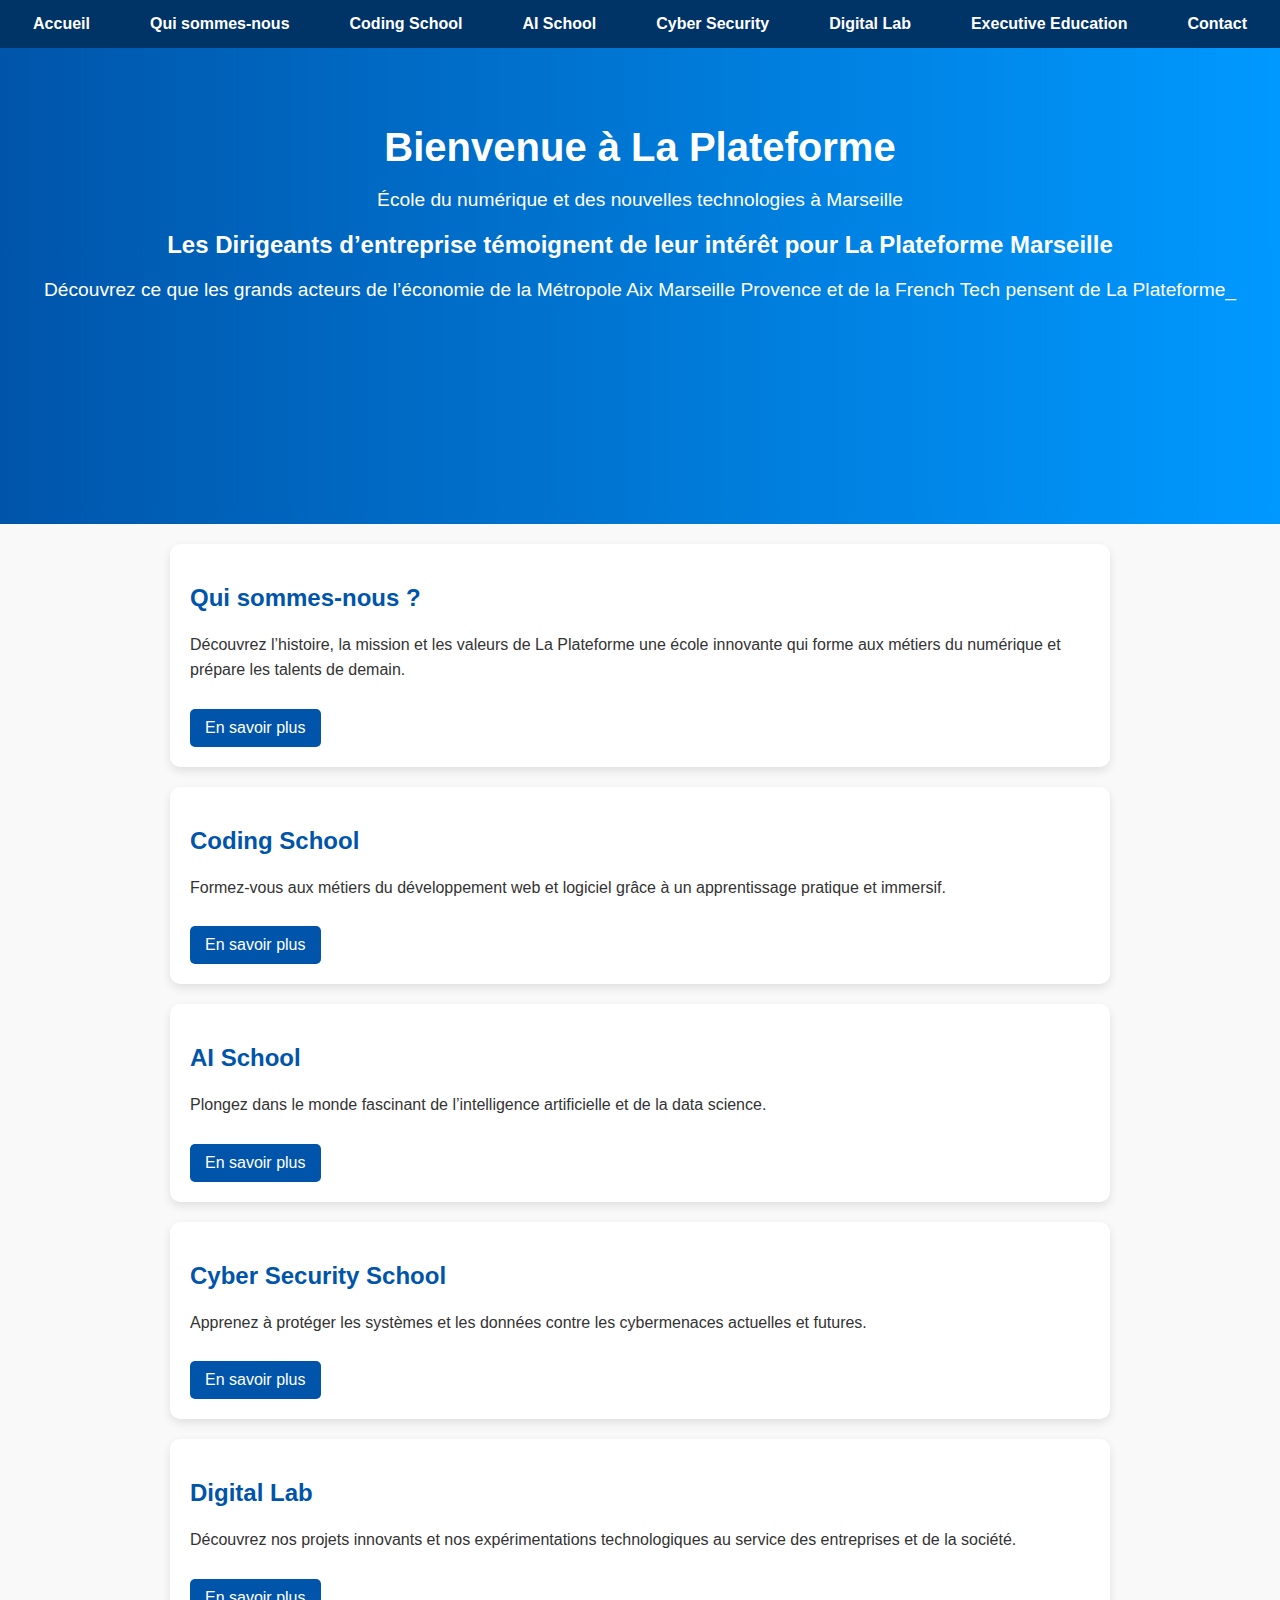
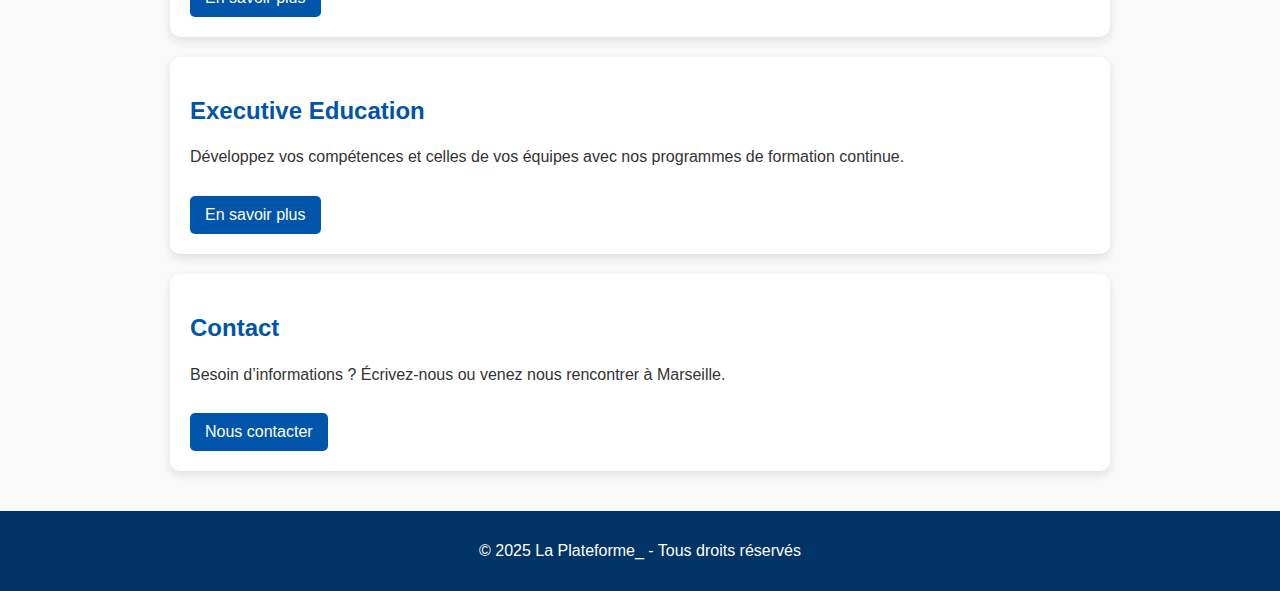
<file: index.html>
<!DOCTYPE html>
<html lang="fr">
  <head>
    <meta charset="UTF-8" />
    <meta name="viewport" content="width=device-width, initial-scale=1.0" />
    <title>Accueil - La Plateforme_</title>
    <link rel="stylesheet" href="laplateforme.css" />
  </head>
  <body>
    <!-- MENU FIXE -->
    <nav>
      <ul>
        <li><a href="index.html">Accueil</a></li>
        <li><a href="qui-sommes-nous.html">Qui sommes-nous</a></li>
        <li><a href="coding-school.html">Coding School</a></li>
        <li><a href="ai-school.html">AI School</a></li>
        <li><a href="cyber-security-school.html">Cyber Security</a></li>
        <li><a href="Innovation-Lab.html">Digital Lab</a></li>
        <li><a href="executive-education.html">Executive Education</a></li>
        <li><a href="contact.html">Contact</a></li>
      </ul>
    </nav>

    <!-- HEADER -->
    <header>
      <h1>Bienvenue à La Plateforme</h1>
      <p>École du numérique et des nouvelles technologies à Marseille</p>
      <!-- HTML -->
      <section class="video-section">
        <h2>
          Les Dirigeants d’entreprise témoignent de leur intérêt pour La
          Plateforme Marseille
        </h2>
        <p>
          Découvrez ce que les grands acteurs de l’économie de la Métropole Aix
          Marseille Provence et de la French Tech pensent de La Plateforme_
        </p>

        <div class="video-container">
          <iframe
            src="https://www.youtube.com/embed/J_9a9KVL3PE?si=IvOCjCIjYlEAbAXc"
            title="Vidéo 1"
            frameborder="0"
            allowfullscreen
          ></iframe>
          <iframe
            src="https://www.youtube.com/embed/_Kl7tUv9O_c?si=gAw2CWQx9KUyz6X3"
            title="Vidéo 2"
            frameborder="0"
            allowfullscreen
          ></iframe>
          <iframe
            src="https://www.youtube.com/embed/HSLFwNbZdgc?si=qE_DPyOhDNgKAHCd"
            title="Vidéo 3"
            frameborder="0"
            allowfullscreen
          ></iframe>
        </div>
      </section>
    </header>

    <!-- CONTENU PRINCIPAL -->
    <main>
      <section>
        <h2>Qui sommes-nous ?</h2>
        <p>
          Découvrez l’histoire, la mission et les valeurs de La Plateforme une
          école innovante qui forme aux métiers du numérique et prépare les
          talents de demain.
        </p>
        <a href="qui-sommes-nous.html">En savoir plus</a>
      </section>

      <section>
        <h2>Coding School</h2>
        <p>
          Formez-vous aux métiers du développement web et logiciel grâce à un
          apprentissage pratique et immersif.
        </p>
        <a href="coding-school.html">En savoir plus</a>
      </section>

      <section>
        <h2>AI School</h2>
        <p>
          Plongez dans le monde fascinant de l’intelligence artificielle et de
          la data science.
        </p>
        <a href="ai-school.html">En savoir plus</a>
      </section>

      <section>
        <h2>Cyber Security School</h2>
        <p>
          Apprenez à protéger les systèmes et les données contre les
          cybermenaces actuelles et futures.
        </p>
        <a href="cyber-security-school.html">En savoir plus</a>
      </section>

      <section>
        <h2>Digital Lab</h2>
        <p>
          Découvrez nos projets innovants et nos expérimentations technologiques
          au service des entreprises et de la société.
        </p>
        <a href="Innovation-Lab.html">En savoir plus</a>
      </section>

      <section>
        <h2>Executive Education</h2>
        <p>
          Développez vos compétences et celles de vos équipes avec nos
          programmes de formation continue.
        </p>
        <a href="executive-education.html">En savoir plus</a>
      </section>

      <section>
        <h2>Contact</h2>
        <p>
          Besoin d’informations ? Écrivez-nous ou venez nous rencontrer à
          Marseille.
        </p>
        <a href="contact.html">Nous contacter</a>
      </section>
    </main>

    <!-- FOOTER -->
    <footer>
      <p>&copy; 2025 La Plateforme_ - Tous droits réservés</p>
    </footer>
  </body>
</html>
</file>
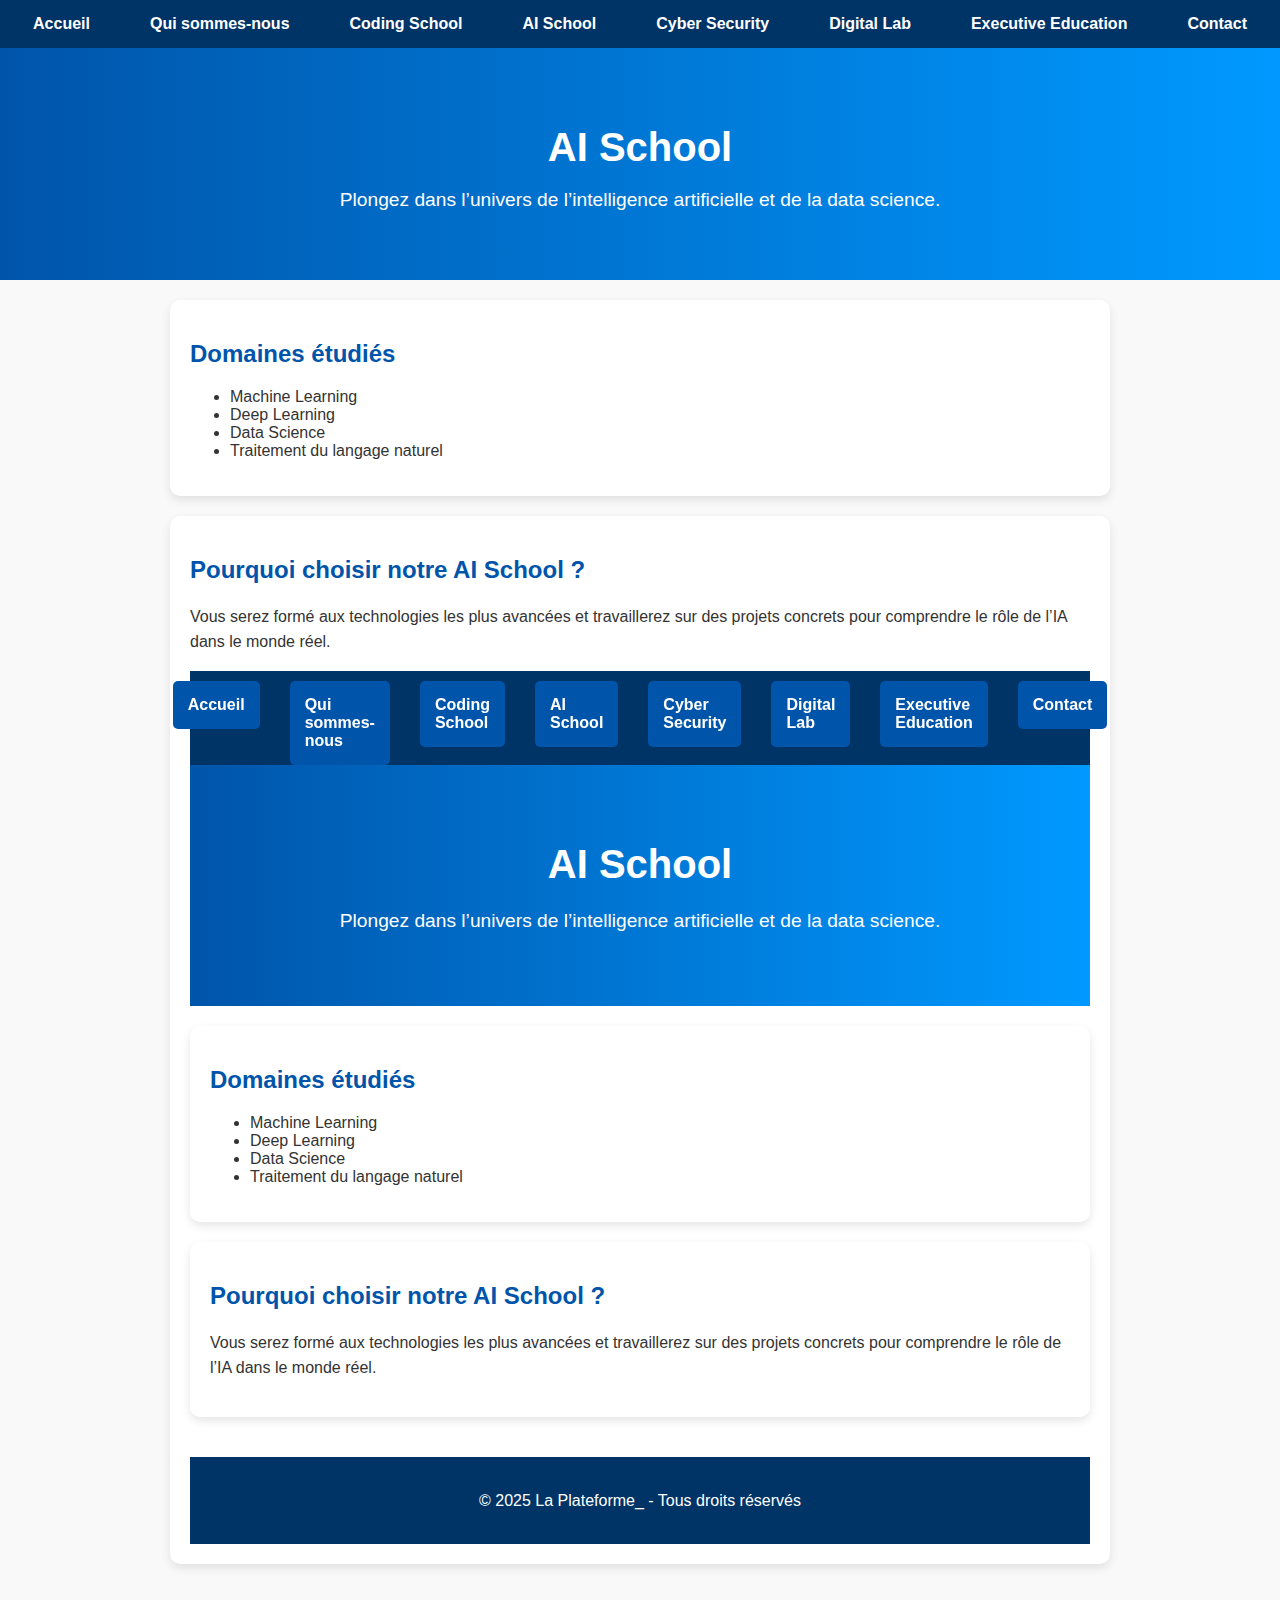
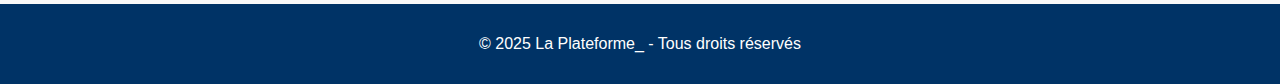
<file: ai-school.html>
<!DOCTYPE html>
<html lang="fr">
  <head>
    <meta charset="UTF-8" />
    <meta name="viewport" content="width=device-width, initial-scale=1.0" />
    <title>AI School - La Plateforme_</title>
    <link rel="stylesheet" href="laplateforme.css" />
  </head>
  <body>
    <!-- MENU -->
    <nav>
      <ul>
        <li><a href="index.html">Accueil</a></li>
        <li><a href="qui-sommes-nous.html">Qui sommes-nous</a></li>
        <li><a href="coding-school.html">Coding School</a></li>
        <li><a href="ai-school.html" class="active">AI School</a></li>
        <li><a href="cyber-security-school.html">Cyber Security</a></li>
        <li><a href="Innovation-Lab.html">Digital Lab</a></li>
        <li><a href="executive-education.html">Executive Education</a></li>
        <li><a href="contact.html">Contact</a></li>
      </ul>
    </nav>

    <!-- HEADER -->
    <header>
      <h1>AI School</h1>
      <p>
        Plongez dans l’univers de l’intelligence artificielle et de la data
        science.
      </p>
    </header>

    <!-- CONTENU -->
    <main>
      <section>
        <h2>Domaines étudiés</h2>
        <ul>
          <li>Machine Learning</li>
          <li>Deep Learning</li>
          <li>Data Science</li>
          <li>Traitement du langage naturel</li>
        </ul>
      </section>

      <section>
        <h2>Pourquoi choisir notre AI School ?</h2>
        <p>
          Vous serez formé aux technologies les plus avancées et travaillerez
          sur des projets concrets pour comprendre le rôle de l’IA dans le monde
          réel.
        </p>
        <!DOCTYPE html>
        <html lang="fr">
          <head>
            <meta charset="UTF-8" />
            <meta
              name="viewport"
              content="width=device-width, initial-scale=1.0"
            />
            <title>AI School - La Plateforme_</title>
            <link rel="stylesheet" href="laplateforme.css" />
          </head>
          <body>
            <!-- MENU -->
            <nav>
              <ul>
                <li><a href="index.html">Accueil</a></li>
                <li><a href="qui-sommes-nous.html">Qui sommes-nous</a></li>
                <li><a href="coding-school.html">Coding School</a></li>
                <li><a href="ai-school.html" class="active">AI School</a></li>
                <li><a href="cyber-security-school.html">Cyber Security</a></li>
                <li><a href="Innovation-Lab.html">Digital Lab</a></li>
                <li>
                  <a href="executive-education.html">Executive Education</a>
                </li>
                <li><a href="contact.html">Contact</a></li>
              </ul>
            </nav>

            <!-- HEADER -->
            <header>
              <h1>AI School</h1>
              <p>
                Plongez dans l’univers de l’intelligence artificielle et de la
                data science.
              </p>
            </header>

            <!-- CONTENU -->
            <main>
              <section>
                <h2>Domaines étudiés</h2>
                <ul>
                  <li>Machine Learning</li>
                  <li>Deep Learning</li>
                  <li>Data Science</li>
                  <li>Traitement du langage naturel</li>
                </ul>
              </section>

              <section>
                <h2>Pourquoi choisir notre AI School ?</h2>
                <p>
                  Vous serez formé aux technologies les plus avancées et
                  travaillerez sur des projets concrets pour comprendre le rôle
                  de l’IA dans le monde réel.
                </p>
              </section>
            </main>

            <!-- FOOTER -->
            <footer>
              <p>&copy; 2025 La Plateforme_ - Tous droits réservés</p>
            </footer>
          </body>
        </html>
      </section>
    </main>

    <!-- FOOTER -->
    <footer>
      <p>&copy; 2025 La Plateforme_ - Tous droits réservés</p>
    </footer>
  </body>
</html>
</file>
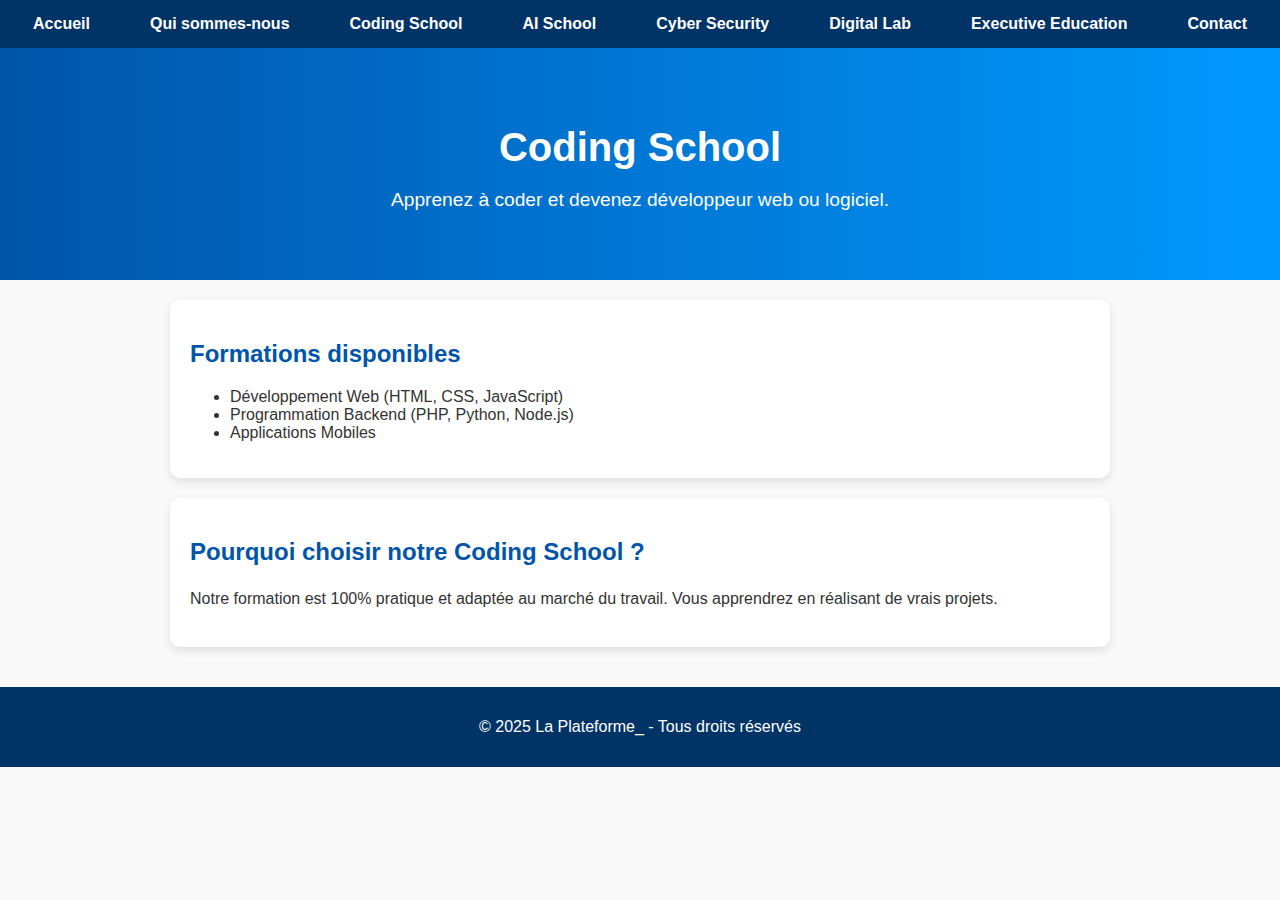
<file: coding-school.html>
<!DOCTYPE html>
<html lang="fr">
  <head>
    <meta charset="UTF-8" />
    <meta name="viewport" content="width=device-width, initial-scale=1.0" />
    <title>Coding School - La Plateforme_</title>
    <link rel="stylesheet" href="laplateforme.css" />
  </head>
  <body>
    <!-- MENU -->
    <nav>
      <ul>
        <li><a href="index.html">Accueil</a></li>
        <li><a href="qui-sommes-nous.html">Qui sommes-nous</a></li>
        <li><a href="coding-school.html" class="active">Coding School</a></li>
        <li><a href="ai-school.html">AI School</a></li>
        <li><a href="cyber-security-school.html">Cyber Security</a></li>
        <li><a href="Innovation-Lab.html">Digital Lab</a></li>
        <li><a href="executive-education.html">Executive Education</a></li>
        <li><a href="contact.html">Contact</a></li>
      </ul>
    </nav>

    <!-- HEADER -->
    <header>
      <h1>Coding School</h1>
      <p>Apprenez à coder et devenez développeur web ou logiciel.</p>
    </header>

    <!-- CONTENU -->
    <main>
      <section>
        <h2>Formations disponibles</h2>
        <ul>
          <li>Développement Web (HTML, CSS, JavaScript)</li>
          <li>Programmation Backend (PHP, Python, Node.js)</li>
          <li>Applications Mobiles</li>
        </ul>
      </section>

      <section>
        <h2>Pourquoi choisir notre Coding School ?</h2>
        <p>
          Notre formation est 100% pratique et adaptée au marché du travail.
          Vous apprendrez en réalisant de vrais projets.
        </p>
      </section>
    </main>

    <!-- FOOTER -->
    <footer>
      <p>&copy; 2025 La Plateforme_ - Tous droits réservés</p>
    </footer>
  </body>
</html>
</file>
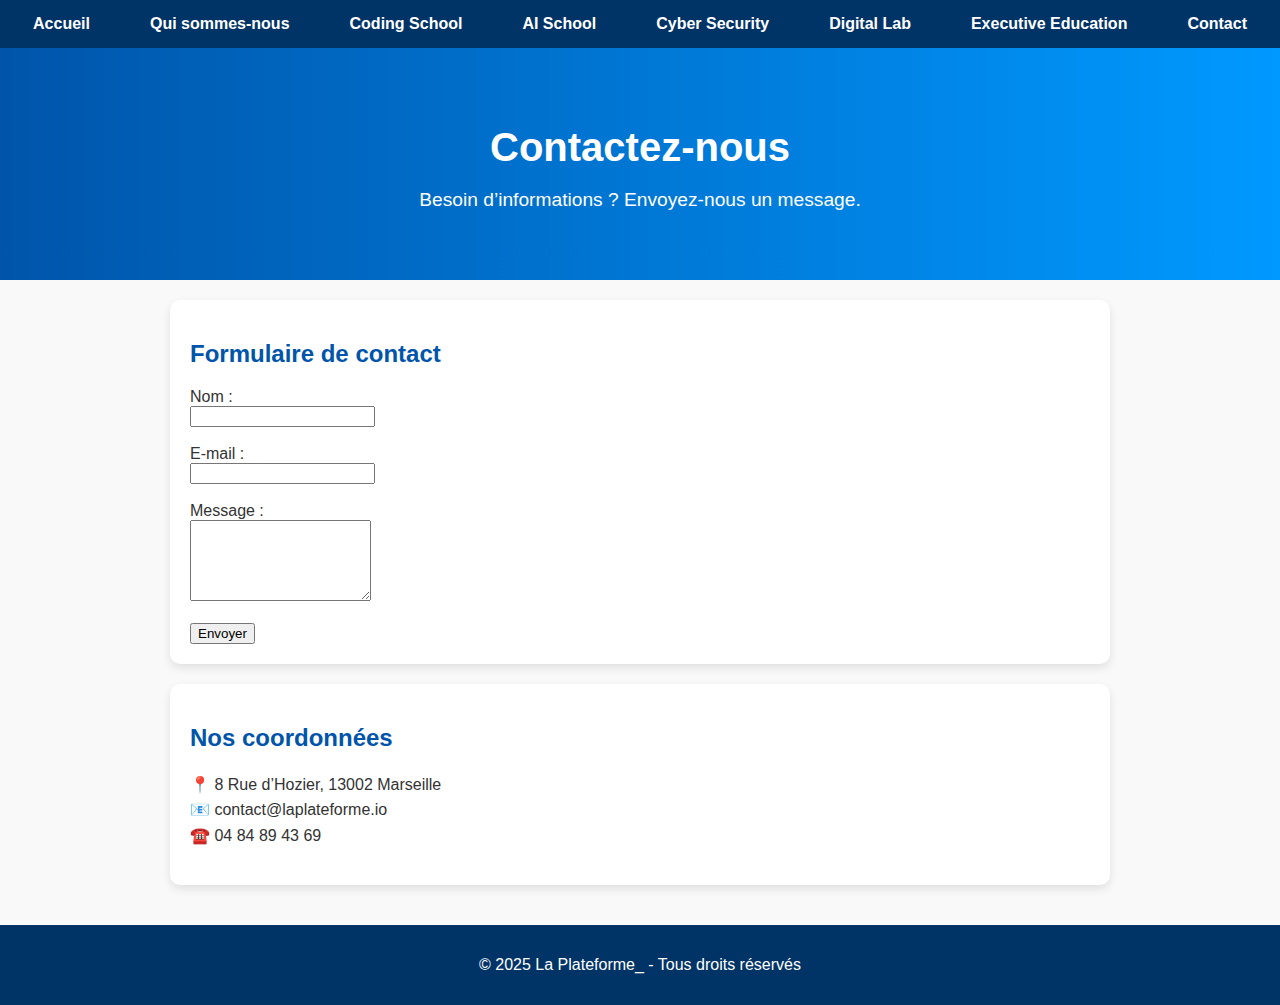
<file: contact.html>
<!DOCTYPE html>
<html lang="fr">
  <head>
    <meta charset="UTF-8" />
    <meta name="viewport" content="width=device-width, initial-scale=1.0" />
    <title>Contact - La Plateforme_</title>
    <link rel="stylesheet" href="laplateforme.css" />
  </head>
  <body>
    <!-- MENU -->
    <nav>
      <ul>
        <li><a href="index.html">Accueil</a></li>
        <li><a href="qui-sommes-nous.html">Qui sommes-nous</a></li>
        <li><a href="coding-school.html">Coding School</a></li>
        <li><a href="ai-school.html">AI School</a></li>
        <li><a href="cyber-security-school.html">Cyber Security</a></li>
        <li><a href="Innovation-Lab.html">Digital Lab</a></li>
        <li><a href="executive-education.html">Executive Education</a></li>
        <li><a href="contact.html" class="active">Contact</a></li>
      </ul>
    </nav>

    <!-- HEADER -->
    <header>
      <h1>Contactez-nous</h1>
      <p>Besoin d’informations ? Envoyez-nous un message.</p>
    </header>

    <!-- CONTENU -->
    <main>
      <section>
        <h2>Formulaire de contact</h2>
        <form action="#" method="post">
          <label for="nom">Nom :</label><br />
          <input type="text" id="nom" name="nom" required /><br /><br />

          <label for="email">E-mail :</label><br />
          <input type="email" id="email" name="email" required /><br /><br />

          <label for="message">Message :</label><br />
          <textarea id="message" name="message" rows="5" required></textarea
          ><br /><br />

          <button type="submit">Envoyer</button>
        </form>
      </section>

      <section>
        <h2>Nos coordonnées</h2>
        <p>
          📍 8 Rue d’Hozier, 13002 Marseille<br />
          📧 contact@laplateforme.io<br />
          ☎️ 04 84 89 43 69
        </p>
      </section>
    </main>

    <!-- FOOTER -->
    <footer>
      <p>&copy; 2025 La Plateforme_ - Tous droits réservés</p>
    </footer>
  </body>
</html>
</file>
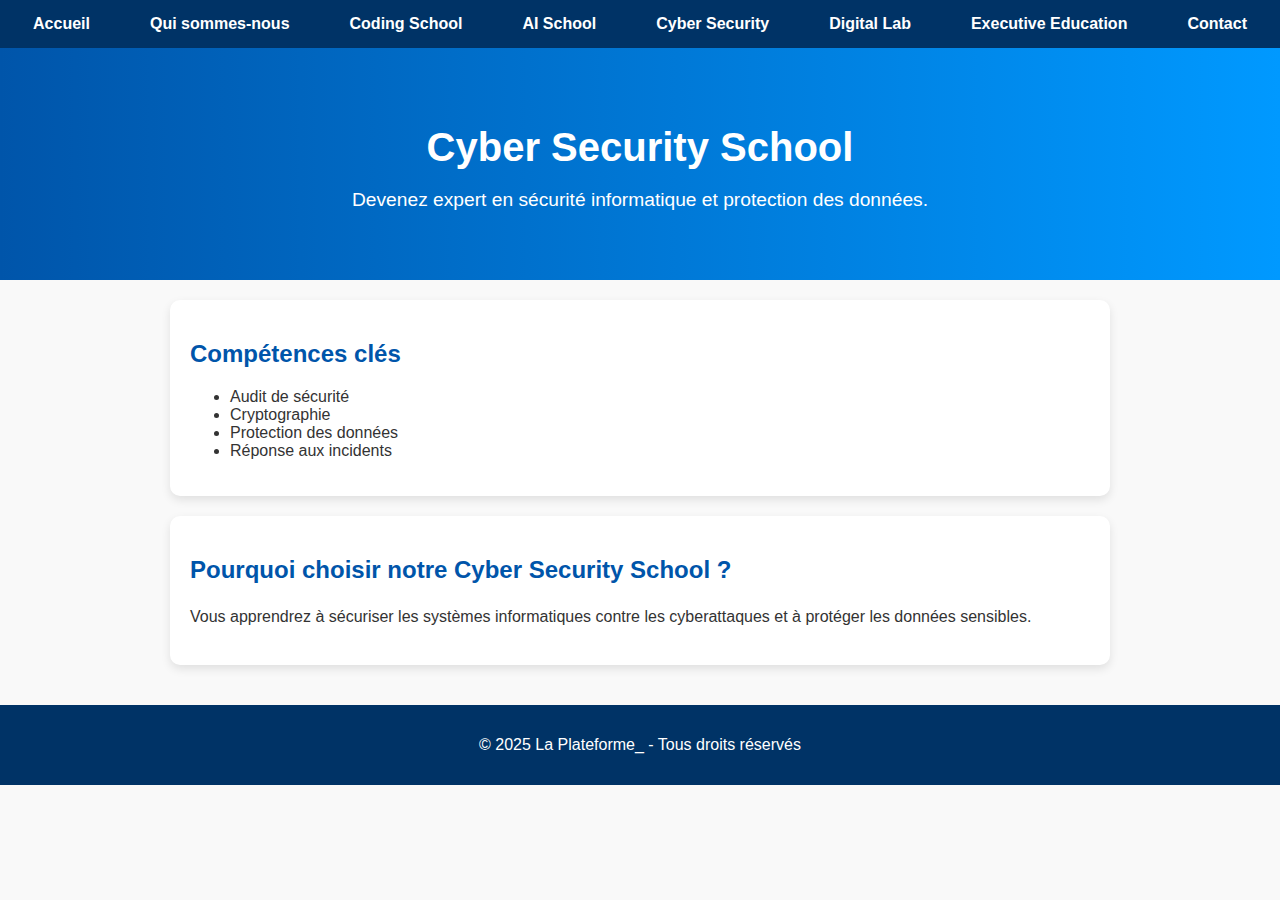
<file: cyber-security-school.html>
<!DOCTYPE html>
<html lang="fr">
  <head>
    <meta charset="UTF-8" />
    <meta name="viewport" content="width=device-width, initial-scale=1.0" />
    <title>Cyber Security School - La Plateforme_</title>
    <link rel="stylesheet" href="laplateforme.css" />
  </head>
  <body>
    <!-- MENU -->
    <nav>
      <ul>
        <li><a href="index.html">Accueil</a></li>
        <li><a href="qui-sommes-nous.html">Qui sommes-nous</a></li>
        <li><a href="coding-school.html">Coding School</a></li>
        <li><a href="ai-school.html">AI School</a></li>
        <li>
          <a href="cyber-security-school.html" class="active">Cyber Security</a>
        </li>
        <li><a href="Innovation-Lab.html">Digital Lab</a></li>
        <li><a href="executive-education.html">Executive Education</a></li>
        <li><a href="contact.html">Contact</a></li>
      </ul>
    </nav>

    <!-- HEADER -->
    <header>
      <h1>Cyber Security School</h1>
      <p>Devenez expert en sécurité informatique et protection des données.</p>
    </header>

    <!-- CONTENU -->
    <main>
      <section>
        <h2>Compétences clés</h2>
        <ul>
          <li>Audit de sécurité</li>
          <li>Cryptographie</li>
          <li>Protection des données</li>
          <li>Réponse aux incidents</li>
        </ul>
      </section>

      <section>
        <h2>Pourquoi choisir notre Cyber Security School ?</h2>
        <p>
          Vous apprendrez à sécuriser les systèmes informatiques contre les
          cyberattaques et à protéger les données sensibles.
        </p>
      </section>
    </main>

    <!-- FOOTER -->
    <footer>
      <p>&copy; 2025 La Plateforme_ - Tous droits réservés</p>
    </footer>
  </body>
</html>
</file>
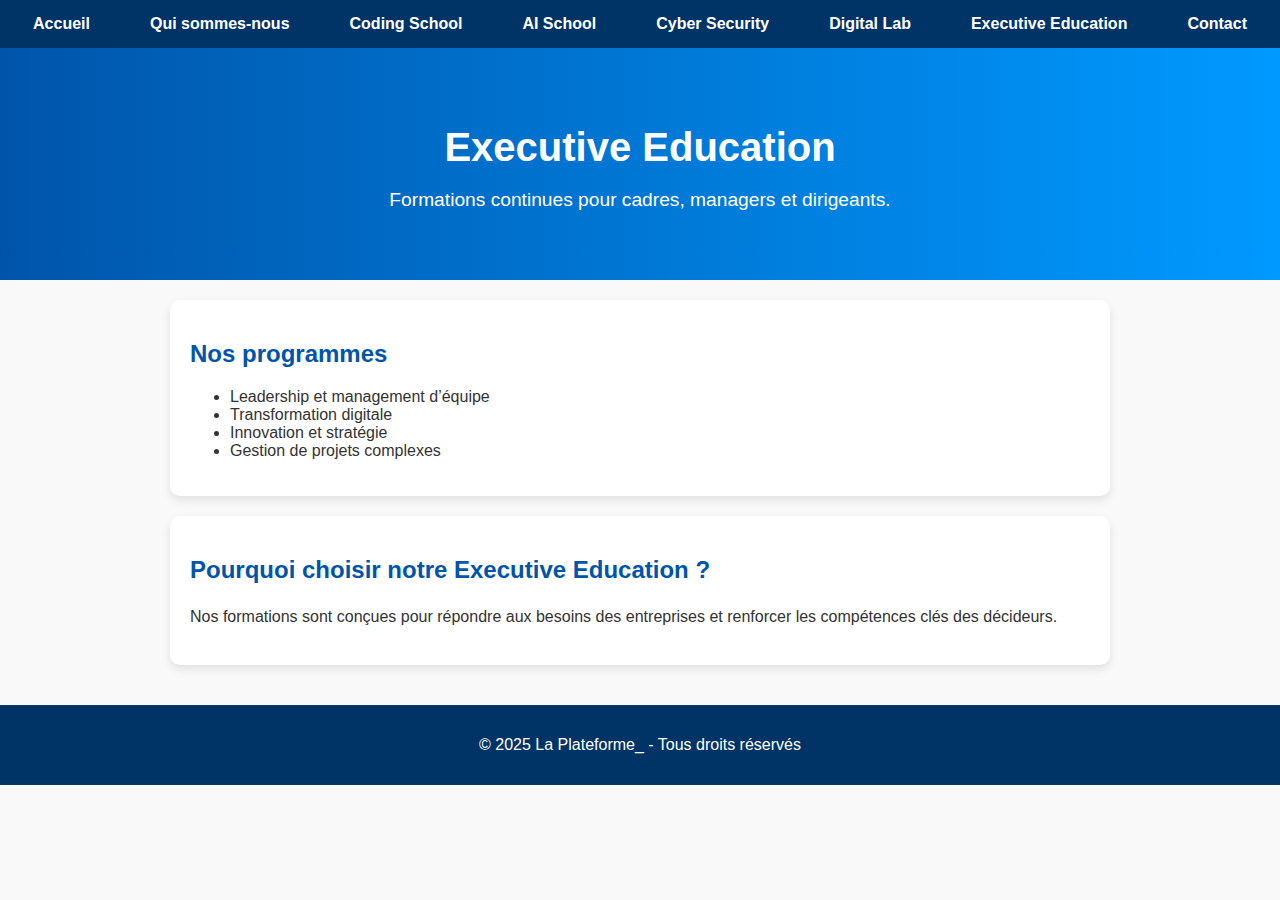
<file: executive-education.html>
<!DOCTYPE html>
<html lang="fr">
  <head>
    <meta charset="UTF-8" />
    <meta name="viewport" content="width=device-width, initial-scale=1.0" />
    <title>Executive Education - La Plateforme_</title>
    <link rel="stylesheet" href="laplateforme.css" />
  </head>
  <body>
    <!-- MENU -->
    <nav>
      <ul>
        <li><a href="index.html">Accueil</a></li>
        <li><a href="qui-sommes-nous.html">Qui sommes-nous</a></li>
        <li><a href="coding-school.html">Coding School</a></li>
        <li><a href="ai-school.html">AI School</a></li>
        <li><a href="cyber-security-school.html">Cyber Security</a></li>
        <li><a href="Innovation-Lab.html">Digital Lab</a></li>
        <li>
          <a href="executive-education.html" class="active"
            >Executive Education</a
          >
        </li>
        <li><a href="contact.html">Contact</a></li>
      </ul>
    </nav>

    <!-- HEADER -->
    <header>
      <h1>Executive Education</h1>
      <p>Formations continues pour cadres, managers et dirigeants.</p>
    </header>

    <!-- CONTENU -->
    <main>
      <section>
        <h2>Nos programmes</h2>
        <ul>
          <li>Leadership et management d’équipe</li>
          <li>Transformation digitale</li>
          <li>Innovation et stratégie</li>
          <li>Gestion de projets complexes</li>
        </ul>
      </section>

      <section>
        <h2>Pourquoi choisir notre Executive Education ?</h2>
        <p>
          Nos formations sont conçues pour répondre aux besoins des entreprises
          et renforcer les compétences clés des décideurs.
        </p>
      </section>
    </main>

    <!-- FOOTER -->
    <footer>
      <p>&copy; 2025 La Plateforme_ - Tous droits réservés</p>
    </footer>
  </body>
</html>
</file>
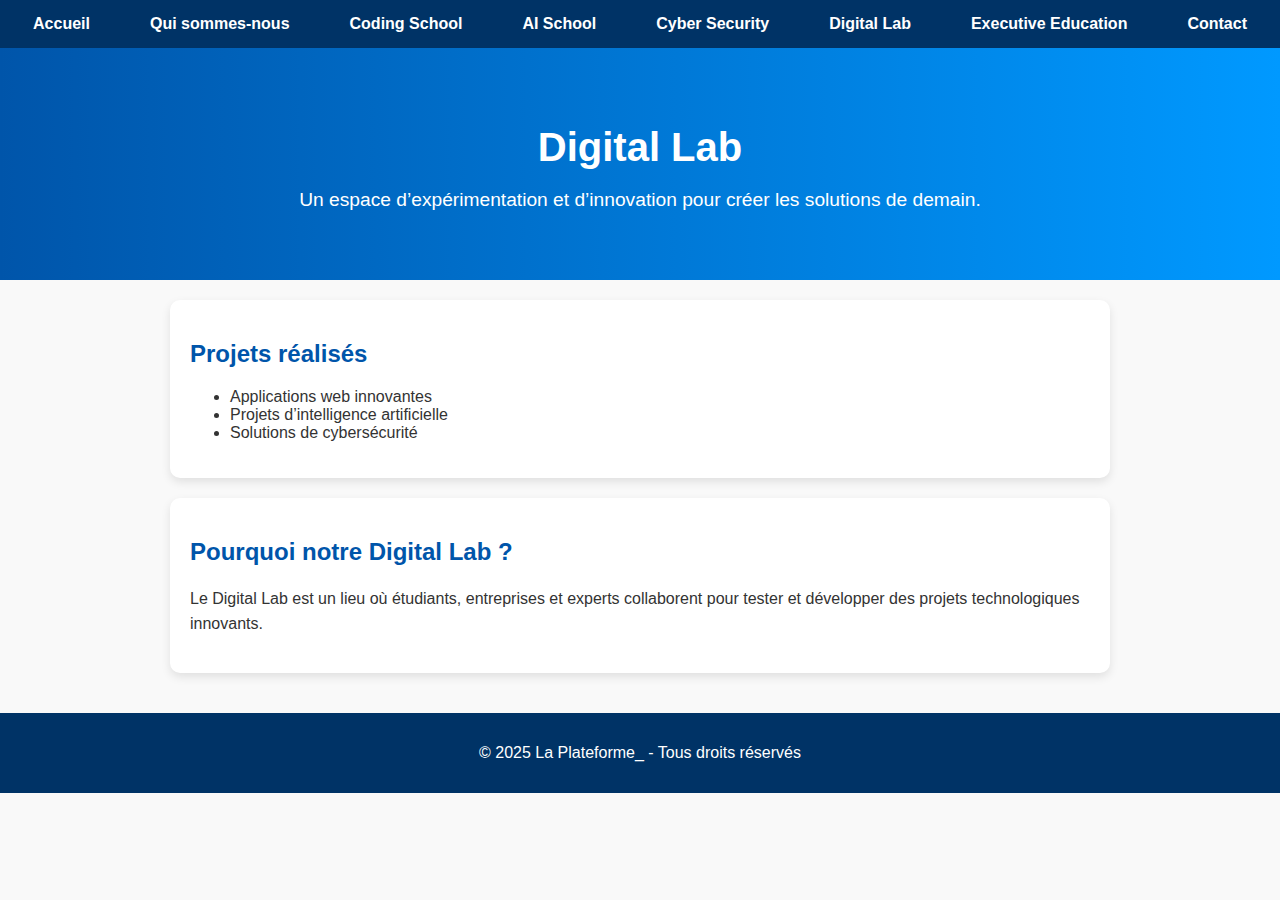
<file: Innovation-Lab.html>
<!DOCTYPE html>
<html lang="fr">
  <head>
    <meta charset="UTF-8" />
    <meta name="viewport" content="width=device-width, initial-scale=1.0" />
    <title>Digital Lab - La Plateforme_</title>
    <link rel="stylesheet" href="laplateforme.css" />
  </head>
  <body>
    <!-- MENU -->
    <nav>
      <ul>
        <li><a href="index.html">Accueil</a></li>
        <li><a href="qui-sommes-nous.html">Qui sommes-nous</a></li>
        <li><a href="coding-school.html">Coding School</a></li>
        <li><a href="ai-school.html">AI School</a></li>
        <li><a href="cyber-security-school.html">Cyber Security</a></li>
        <li><a href="Innovation-Lab.html" class="active">Digital Lab</a></li>
        <li><a href="executive-education.html">Executive Education</a></li>
        <li><a href="contact.html">Contact</a></li>
      </ul>
    </nav>

    <!-- HEADER -->
    <header>
      <h1>Digital Lab</h1>
      <p>
        Un espace d’expérimentation et d’innovation pour créer les solutions de
        demain.
      </p>
    </header>

    <!-- CONTENU -->
    <main>
      <section>
        <h2>Projets réalisés</h2>
        <ul>
          <li>Applications web innovantes</li>
          <li>Projets d’intelligence artificielle</li>
          <li>Solutions de cybersécurité</li>
        </ul>
      </section>

      <section>
        <h2>Pourquoi notre Digital Lab ?</h2>
        <p>
          Le Digital Lab est un lieu où étudiants, entreprises et experts
          collaborent pour tester et développer des projets technologiques
          innovants.
        </p>
      </section>
    </main>

    <!-- FOOTER -->
    <footer>
      <p>&copy; 2025 La Plateforme_ - Tous droits réservés</p>
    </footer>
  </body>
</html>
</file>
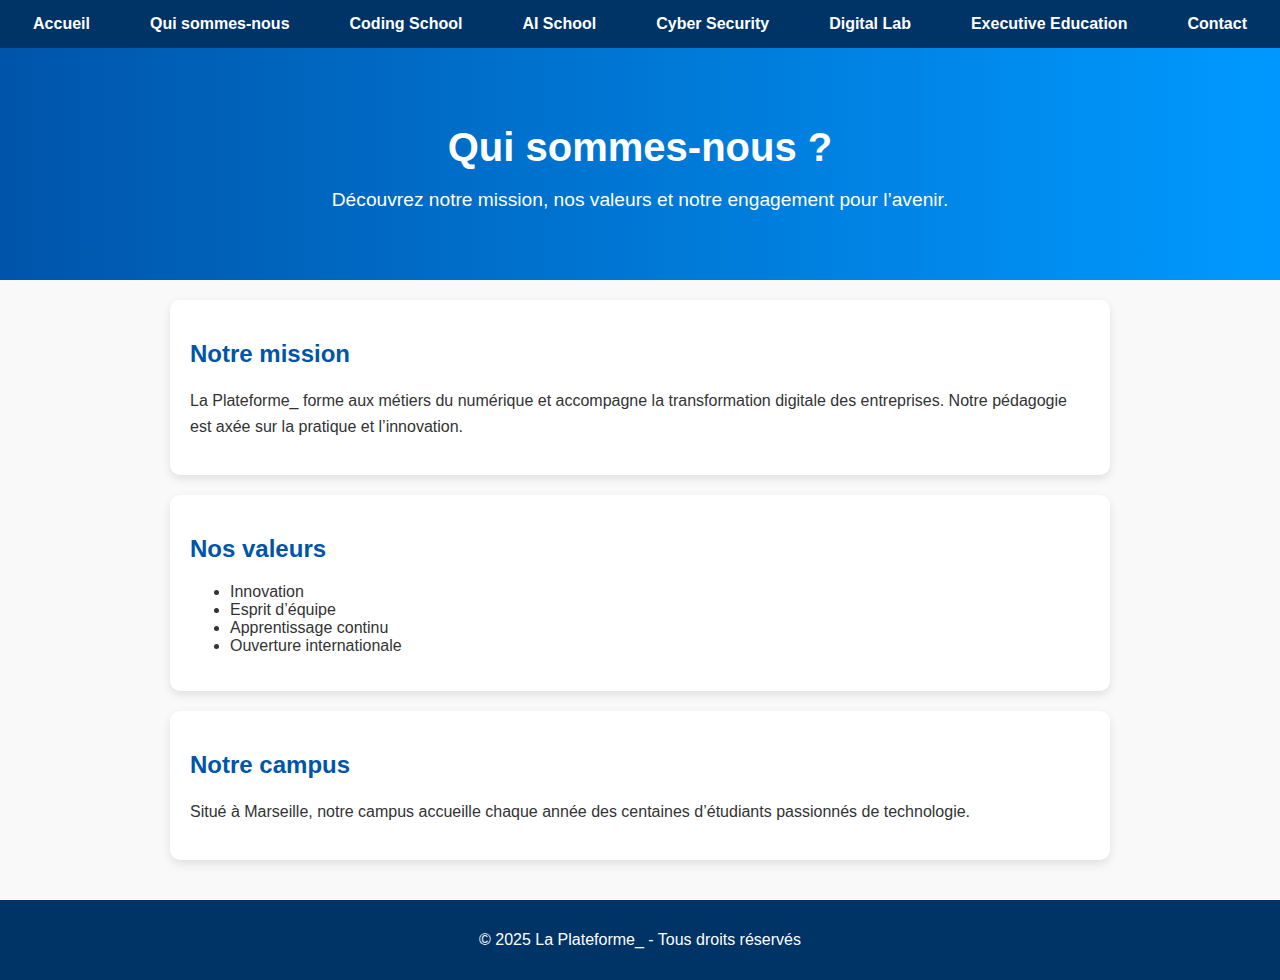
<file: qui-sommes-nous.html>
<!DOCTYPE html>
<html lang="fr">
  <head>
    <meta charset="UTF-8" />
    <meta name="viewport" content="width=device-width, initial-scale=1.0" />
    <title>Qui sommes-nous ? La Plateforme</title>
    <link rel="stylesheet" href="laplateforme.css" />
  </head>
  <body>
    <!-- MENU -->
    <nav>
      <ul>
        <li><a href="index.html">Accueil</a></li>
        <li>
          <a href="qui-sommes-nous.html" class="active">Qui sommes-nous</a>
        </li>
        <li><a href="coding-school.html">Coding School</a></li>
        <li><a href="ai-school.html">AI School</a></li>
        <li><a href="cyber-security-school.html">Cyber Security</a></li>
        <li><a href="Innovation-Lab.html">Digital Lab</a></li>
        <li><a href="executive-education.html">Executive Education</a></li>
        <li><a href="contact.html">Contact</a></li>
      </ul>
    </nav>

    <!-- HEADER -->
    <header>
      <h1>Qui sommes-nous ?</h1>
      <p>
        Découvrez notre mission, nos valeurs et notre engagement pour l’avenir.
      </p>
    </header>

    <!-- CONTENU -->
    <main>
      <section>
        <h2>Notre mission</h2>
        <p>
          La Plateforme_ forme aux métiers du numérique et accompagne la
          transformation digitale des entreprises. Notre pédagogie est axée sur
          la pratique et l’innovation.
        </p>
      </section>

      <section>
        <h2>Nos valeurs</h2>
        <ul>
          <li>Innovation</li>
          <li>Esprit d’équipe</li>
          <li>Apprentissage continu</li>
          <li>Ouverture internationale</li>
        </ul>
      </section>

      <section>
        <h2>Notre campus</h2>
        <p>
          Situé à Marseille, notre campus accueille chaque année des centaines
          d’étudiants passionnés de technologie.
        </p>
      </section>
    </main>

    <!-- FOOTER -->
    <footer>
      <p>&copy; 2025 La Plateforme_ - Tous droits réservés</p>
    </footer>
  </body>
</html>
</file>
<file: laplateforme.css>
/* ====== STYLE GLOBAL ====== */
body {
  font-family: 'Arial', sans-serif;
  margin: 0;
  padding: 0;
  background-color: #f9f9f9; /* Fond clair */
  color: #333;
}

/* ====== MENU FIXE ====== */
nav {
  background-color: #003366; /* Bleu foncé */
  position: sticky;
  top: 0;
  z-index: 1000;
}

nav ul {
  list-style: none;
  margin: 0;
  padding: 0;
  display: flex;
  justify-content: center;
}

nav ul li {
  margin: 0 15px;
}

nav ul li a {
  text-decoration: none;
  color: white;
  font-weight: bold;
  padding: 15px;
  display: block;
  transition: background-color 0.3s;
}

nav ul li a:hover {
  background-color: #0055aa; /* Bleu plus clair au survol */
  border-radius: 5px;
}

/* ====== HEADER ====== */
header {
  background: linear-gradient(to right, #0055aa, #0099ff);
  color: white;
  text-align: center;
  padding: 50px 20px;
}

header h1 {
  font-size: 2.5em;
  margin-bottom: 10px;
}

header p {
  font-size: 1.2em;
}

/* ====== SECTIONS ====== */
main section {
  background-color: white;
  margin: 20px auto;
  padding: 20px;
  max-width: 900px;
  border-radius: 10px;
  box-shadow: 0 4px 10px rgba(0,0,0,0.1);
}

main section h2 {
  color: #0055aa;
}

main section p {
  line-height: 1.6;
}

main section a {
  display: inline-block;
  margin-top: 10px;
  background-color: #0055aa;
  color: white;
  padding: 10px 15px;
  border-radius: 5px;
  text-decoration: none;
  transition: background-color 0.3s;
}

main section a:hover {
  background-color: #0099ff;
}

/* ====== FOOTER ====== */
footer {
  background-color: #003366;
  color: white;
  text-align: center;
  padding: 15px;
  margin-top: 40px;
}

/* ====== RESPONSIVE ====== */
@media (max-width: 768px) {
  nav ul {
    flex-direction: column;
  }
  nav ul li {
    margin: 5px 0;
  }
}
</file>
